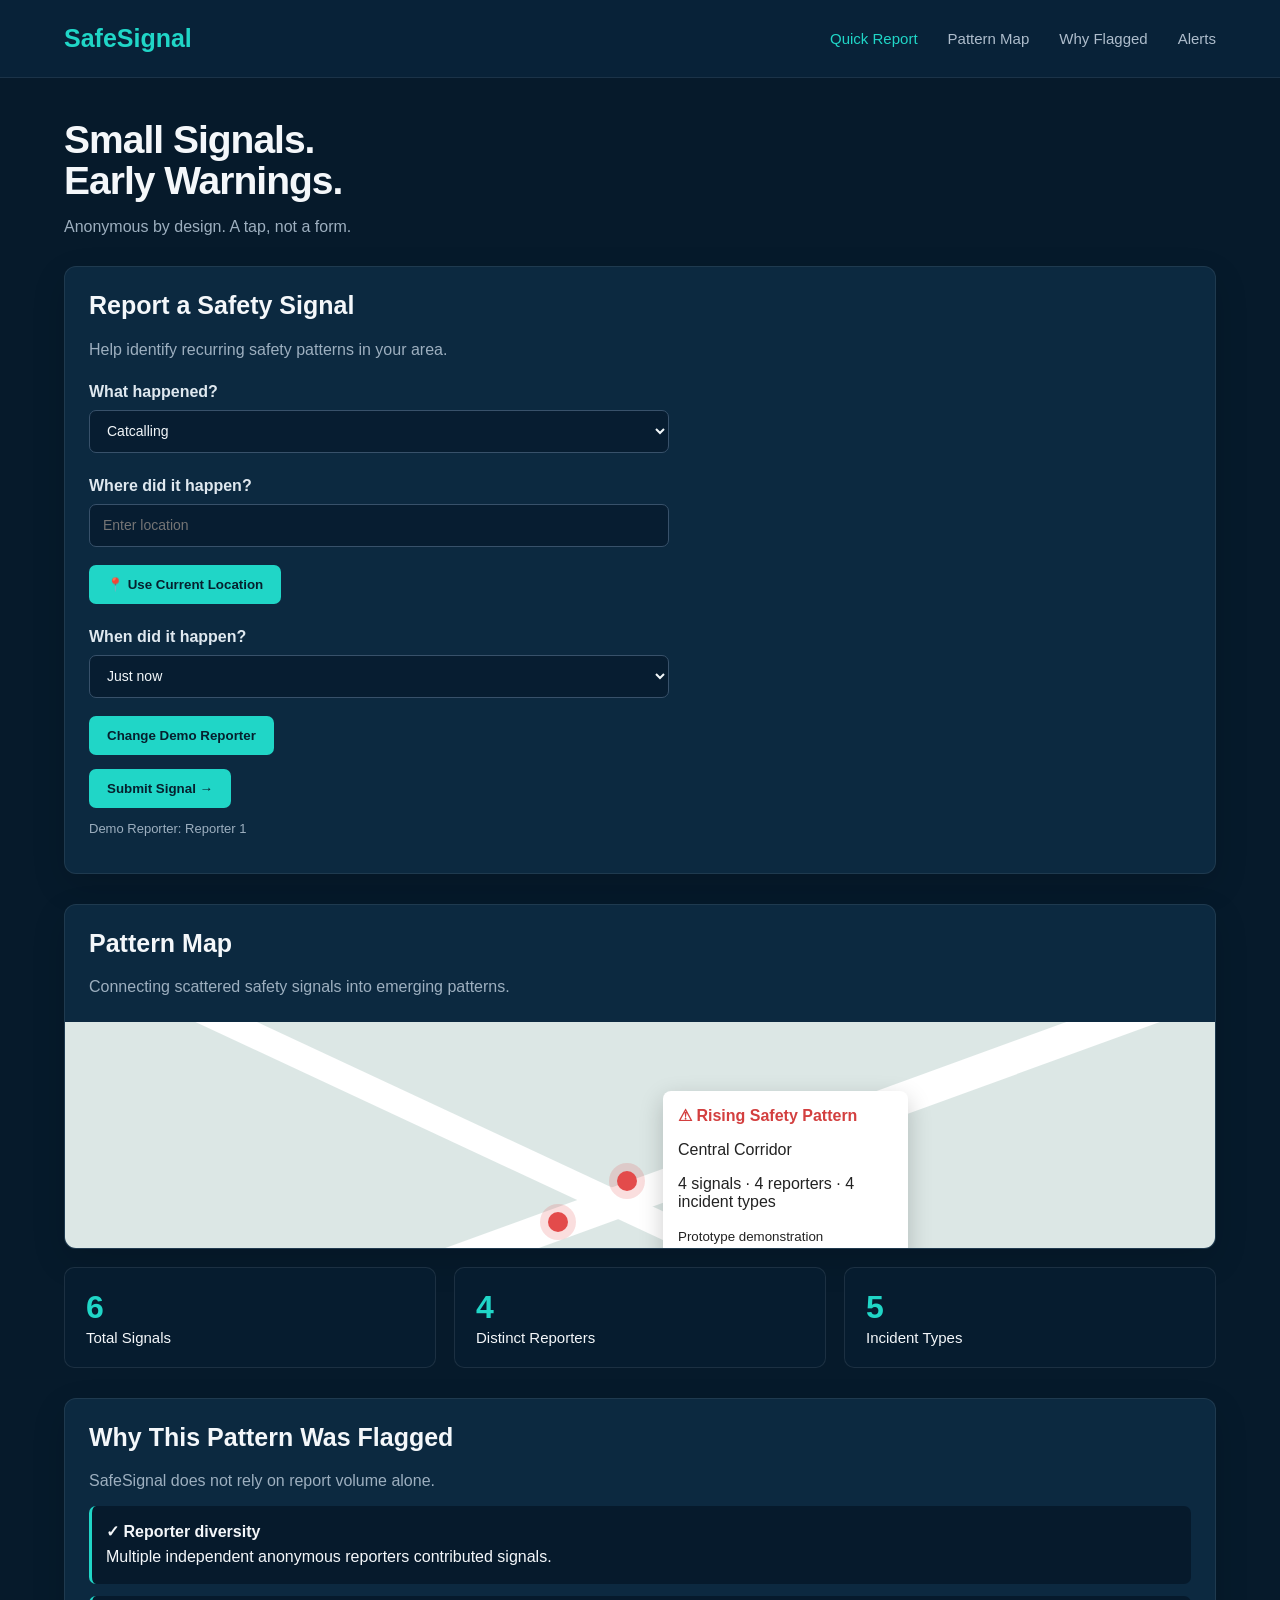
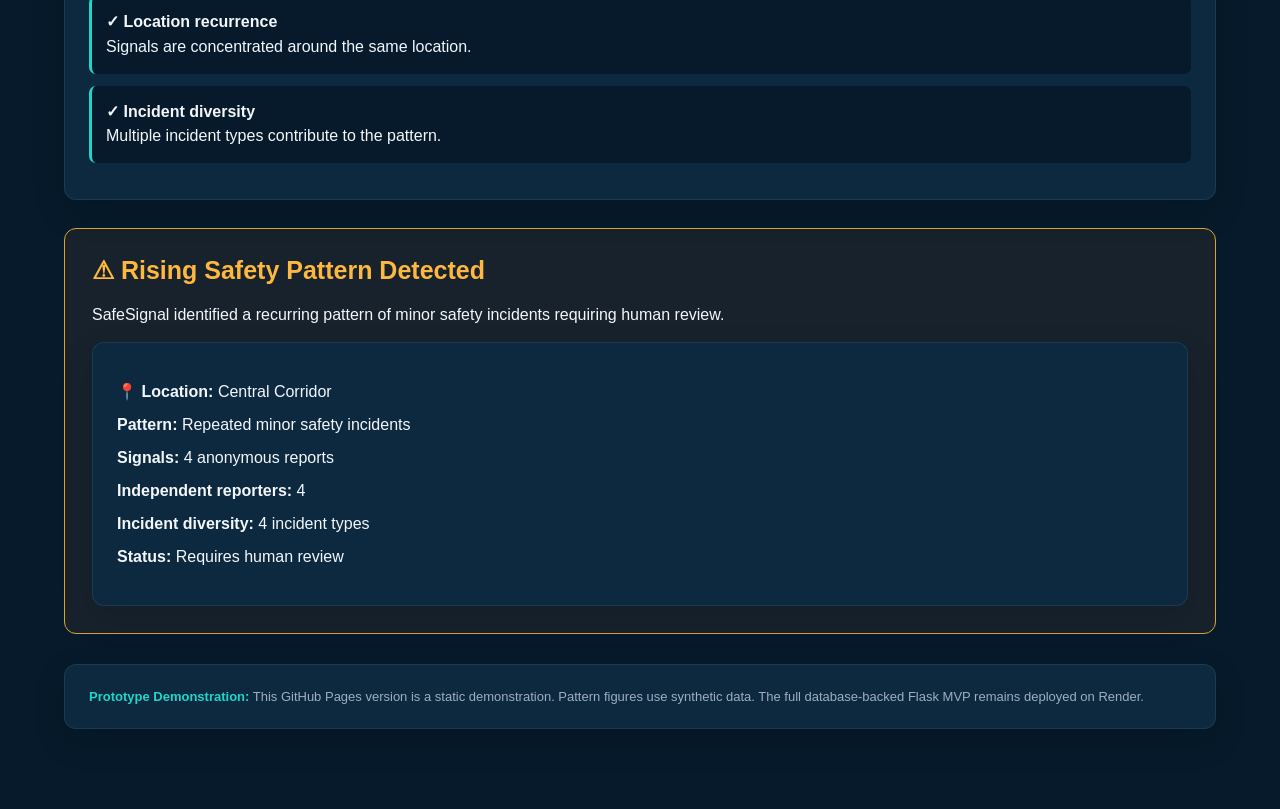
<file: index.html>
<!DOCTYPE html>
<html lang="en">
<head>
<meta charset="UTF-8">
<meta name="viewport" content="width=device-width, initial-scale=1.0">
<title>SafeSignal | Quick Report</title>
<style>
*{box-sizing:border-box}
body{margin:0;background:#061a2b;color:#f4f7fa;font-family:Arial,Helvetica,sans-serif}
.navbar{height:78px;padding:0 5%;display:flex;align-items:center;justify-content:space-between;background:#082238;border-bottom:1px solid rgba(255,255,255,.08)}
.logo{color:#20d6c7;font-size:25px;font-weight:800}
.nav-links{display:flex;gap:30px}
.nav-links a{color:#aebdcc;text-decoration:none;font-size:15px}
.nav-links a:hover,.nav-links a.active{color:#20d6c7}
.container{width:90%;max-width:1160px;margin:0 auto;padding:42px 0 80px}
h1{font-size:39px;line-height:1.05;margin:0 0 10px;letter-spacing:-1px}
h2{margin-top:0;font-size:25px}
.tagline,.muted{color:#9dafbf;font-size:16px}
.card,.map-card{margin-top:30px;background:#0c2940;border:1px solid rgba(255,255,255,.08);border-radius:12px;padding:24px;box-shadow:0 12px 35px rgba(0,0,0,.12)}
.report-card{min-height:430px}
form{max-width:580px}
label{display:block;margin-top:24px;margin-bottom:9px;color:#dfe8ef;font-weight:700}
select,input{width:100%;height:43px;border-radius:7px;border:1px solid #38516a;background:#071d31;color:#f2f7fa;padding:0 13px;font-size:14px}
input:focus,select:focus{outline:1px solid #20d6c7}
.secondary-btn,.submit-btn,.primary-link{display:inline-block;margin-top:18px;border:0;border-radius:7px;padding:12px 18px;background:#20d6c7;color:#06202e;font-weight:800;text-decoration:none;cursor:pointer}
.change-btn{margin-right:10px}
.submit-btn{display:block;margin-top:14px}
.success-message{color:#20d6c7;font-weight:800;margin-top:4px}
.map-card{padding:0;overflow:hidden}
#map{width:100%;height:345px}
.map-caption{text-align:center;color:#aebdcc;padding:10px;font-size:13px}
.stats-grid{display:grid;grid-template-columns:repeat(3,1fr);gap:18px;margin-top:18px}
.stat-card{background:#061c2f;border:1px solid rgba(255,255,255,.09);border-radius:10px;padding:21px}
.stat-number{color:#20d6c7;font-size:32px;font-weight:800}
.stat-label{margin-top:3px;font-size:15px}
.signal-item{background:#061a2c;border-left:3px solid #20d6c7;border-radius:7px;padding:14px;margin:12px 0;line-height:1.55}
.primary-link{margin-top:18px}
.warning-title,.alert-box h2{color:#ffb83f}
.alert-box{margin-top:28px;padding:27px;border:1px solid #d9a52e;border-radius:12px;background:rgba(31,37,46,.7)}
.summary-row{margin:15px 0}
.popup-content{color:#222;min-width:220px;line-height:1.5}
.popup-content strong{display:block;margin-bottom:8px}
@media(max-width:800px){.navbar{height:auto;padding:18px 5%;align-items:flex-start;gap:18px;flex-direction:column}.nav-links{gap:16px;flex-wrap:wrap}h1{font-size:31px}.stats-grid{grid-template-columns:1fr}#map{height:300px}}
</style>
</head>
<body>
<nav class="navbar">
<div class="logo">SafeSignal</div>
<div class="nav-links">
<a class="active" href="#report">Quick Report</a>
<a href="#map">Pattern Map</a>
<a href="#explain">Why Flagged</a>
<a href="#alert">Alerts</a>
</div>
</nav>

<main class="container">
<h1>Small Signals.<br>Early Warnings.</h1>
<p class="tagline">Anonymous by design. A tap, not a form.</p>

<section id="report" class="card report-card">
<h2>Report a Safety Signal</h2>
<p class="muted">Help identify recurring safety patterns in your area.</p>
<div id="message"></div>
<form onsubmit="submitSignal(event)">
<label>What happened?</label>
<select id="incident" required>
<option>Catcalling</option><option>Loitering</option><option>Following</option><option>Verbal Harassment</option><option>Other</option>
</select>
<label>Where did it happen?</label>
<input id="location" type="text" placeholder="Enter location" required>
<button type="button" class="secondary-btn" onclick="useLocation()">📍 Use Current Location</button>
<label>When did it happen?</label>
<select id="time" required>
<option>Just now</option><option>Today</option><option>Earlier today</option><option>Yesterday</option>
</select>
<button type="button" class="secondary-btn change-btn" onclick="changeReporter()">Change Demo Reporter</button>
<button type="submit" class="submit-btn">Submit Signal →</button>
</form>
<p id="reporter" class="muted" style="font-size:13px">Demo Reporter: Reporter 1</p>
</section>

<section id="map" class="map-card">
<div style="padding:24px 24px 10px"><h2>Pattern Map</h2><p class="muted">Connecting scattered safety signals into emerging patterns.</p></div>
<div style="height:345px;background:#dce7e5;position:relative;overflow:hidden">
<div style="position:absolute;width:130%;height:32px;background:#fff;top:45%;left:-15%;transform:rotate(-20deg)"></div>
<div style="position:absolute;width:120%;height:26px;background:#fff;top:60%;left:-5%;transform:rotate(25deg)"></div>
<div style="position:absolute;left:48%;top:43%;width:20px;height:20px;background:#e34b4b;border-radius:50%;box-shadow:0 0 0 8px rgba(227,75,75,.18)"></div>
<div style="position:absolute;left:54%;top:51%;width:20px;height:20px;background:#e34b4b;border-radius:50%;box-shadow:0 0 0 8px rgba(227,75,75,.18)"></div>
<div style="position:absolute;left:42%;top:55%;width:20px;height:20px;background:#e34b4b;border-radius:50%;box-shadow:0 0 0 8px rgba(227,75,75,.18)"></div>
<div style="position:absolute;left:52%;top:20%;background:#fff;padding:15px;border-radius:8px;box-shadow:0 8px 25px rgba(0,0,0,.2);color:#222;width:245px">
<strong style="color:#d33f3f">⚠ Rising Safety Pattern</strong>
<p>Central Corridor</p><p>4 signals · 4 reporters · 4 incident types</p><small>Prototype demonstration</small>
</div>
</div>
<div class="map-caption">Prototype Demonstration • Synthetic Data</div>
</section>

<section class="stats-grid">
<div class="stat-card"><div class="stat-number">6</div><div class="stat-label">Total Signals</div></div>
<div class="stat-card"><div class="stat-number">4</div><div class="stat-label">Distinct Reporters</div></div>
<div class="stat-card"><div class="stat-number">5</div><div class="stat-label">Incident Types</div></div>
</section>

<section id="explain" class="card">
<h2>Why This Pattern Was Flagged</h2>
<p class="muted">SafeSignal does not rely on report volume alone.</p>
<div class="signal-item"><strong>✓ Reporter diversity</strong><br>Multiple independent anonymous reporters contributed signals.</div>
<div class="signal-item"><strong>✓ Location recurrence</strong><br>Signals are concentrated around the same location.</div>
<div class="signal-item"><strong>✓ Incident diversity</strong><br>Multiple incident types contribute to the pattern.</div>
</section>

<section id="alert" class="alert-box">
<h2>⚠ Rising Safety Pattern Detected</h2>
<p>SafeSignal identified a recurring pattern of minor safety incidents requiring human review.</p>
<div class="card" style="margin-top:18px">
<div class="summary-row"><strong>📍 Location:</strong> Central Corridor</div>
<div class="summary-row"><strong>Pattern:</strong> Repeated minor safety incidents</div>
<div class="summary-row"><strong>Signals:</strong> 4 anonymous reports</div>
<div class="summary-row"><strong>Independent reporters:</strong> 4</div>
<div class="summary-row"><strong>Incident diversity:</strong> 4 incident types</div>
<div class="summary-row"><strong>Status:</strong> Requires human review</div>
</div>
</section>

<div class="card" style="color:#9dafbf;font-size:13px">
<strong style="color:#20d6c7">Prototype Demonstration:</strong>
This GitHub Pages version is a static demonstration. Pattern figures use synthetic data. The full database-backed Flask MVP remains deployed on Render.
</div>
</main>

<script>
let reporterNumber=1;
function showMessage(text){
document.getElementById("message").innerHTML='<div class="success-message">'+text+'</div>';
window.scrollTo({top:document.getElementById("report").offsetTop-20,behavior:"smooth"});
}
function submitSignal(e){
e.preventDefault();
showMessage("Signal submitted successfully!");
}
function changeReporter(){
reporterNumber=reporterNumber>=4?1:reporterNumber+1;
document.getElementById("reporter").innerText="Demo Reporter: Reporter "+reporterNumber;
showMessage("Demo reporter changed to Reporter "+reporterNumber);
}
function useLocation(){
document.getElementById("location").value="central corridor";
}
</script>
</body>
</html>
</file>
